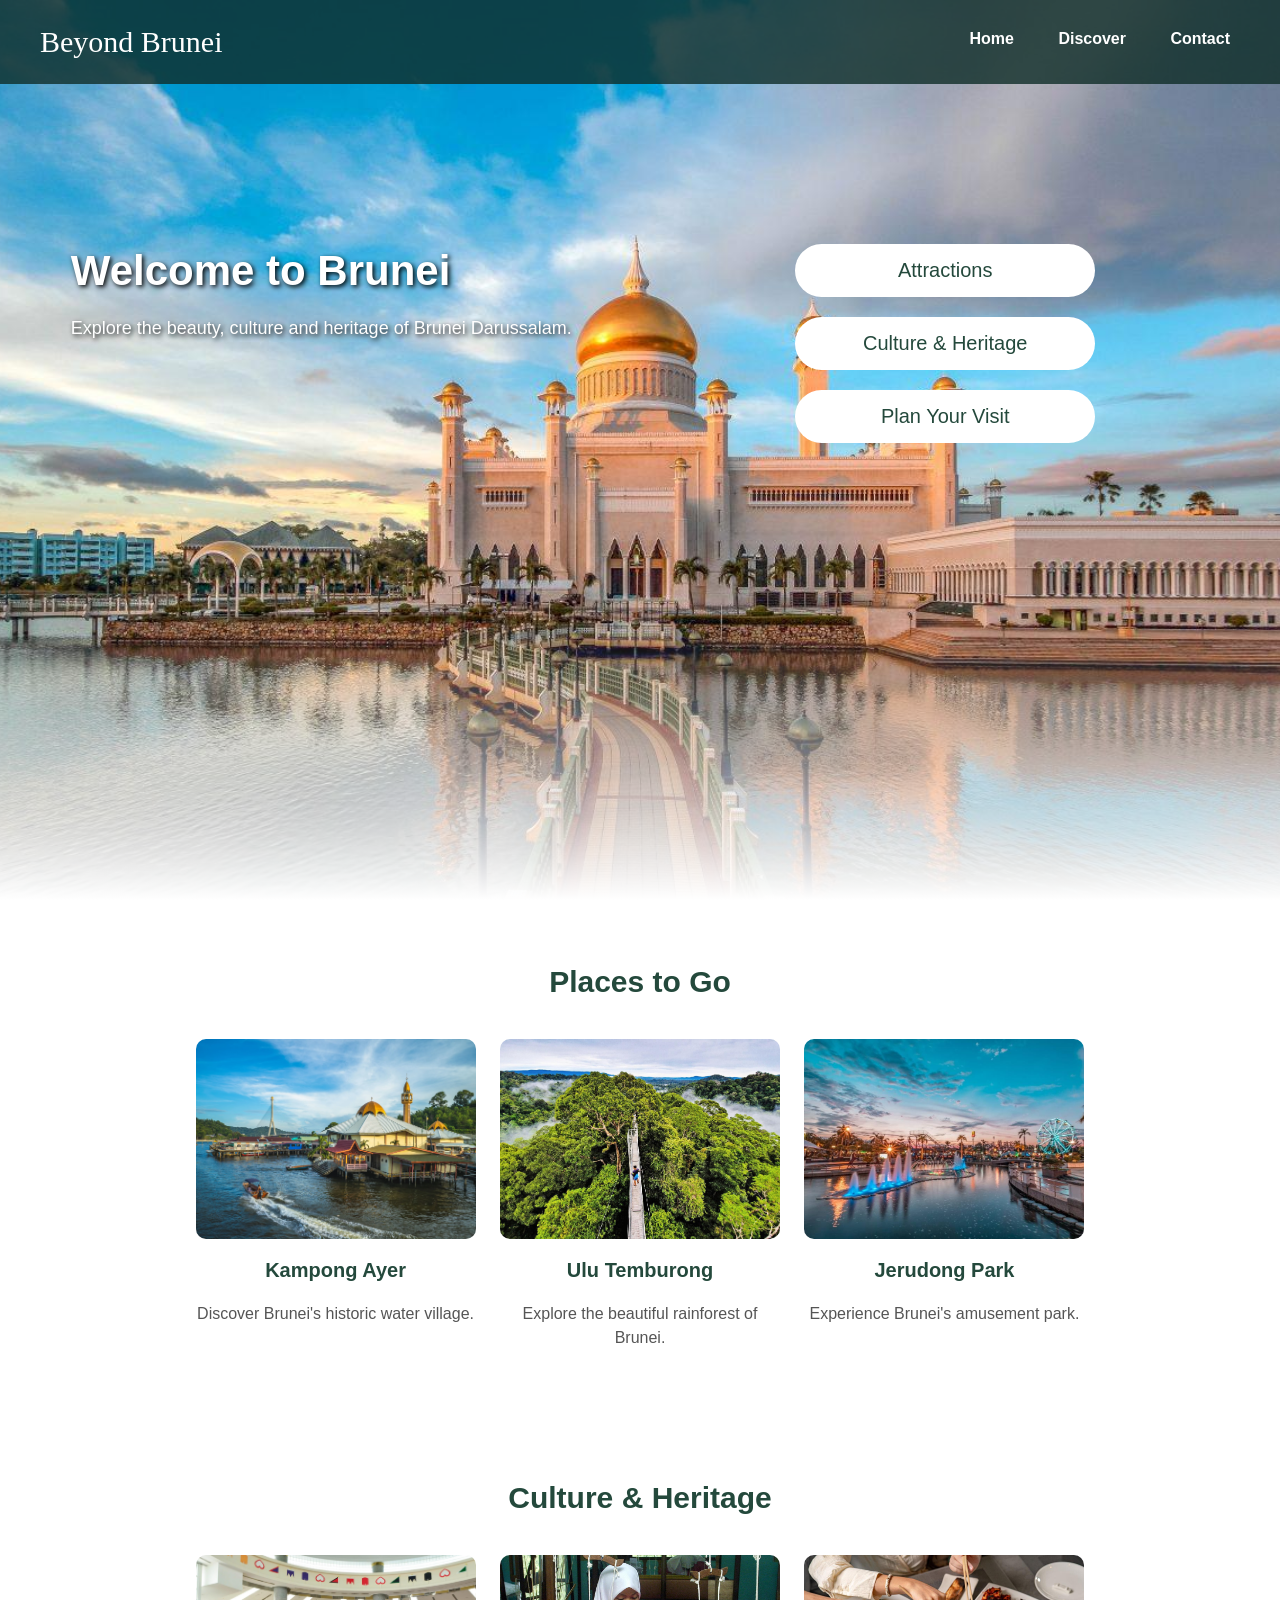
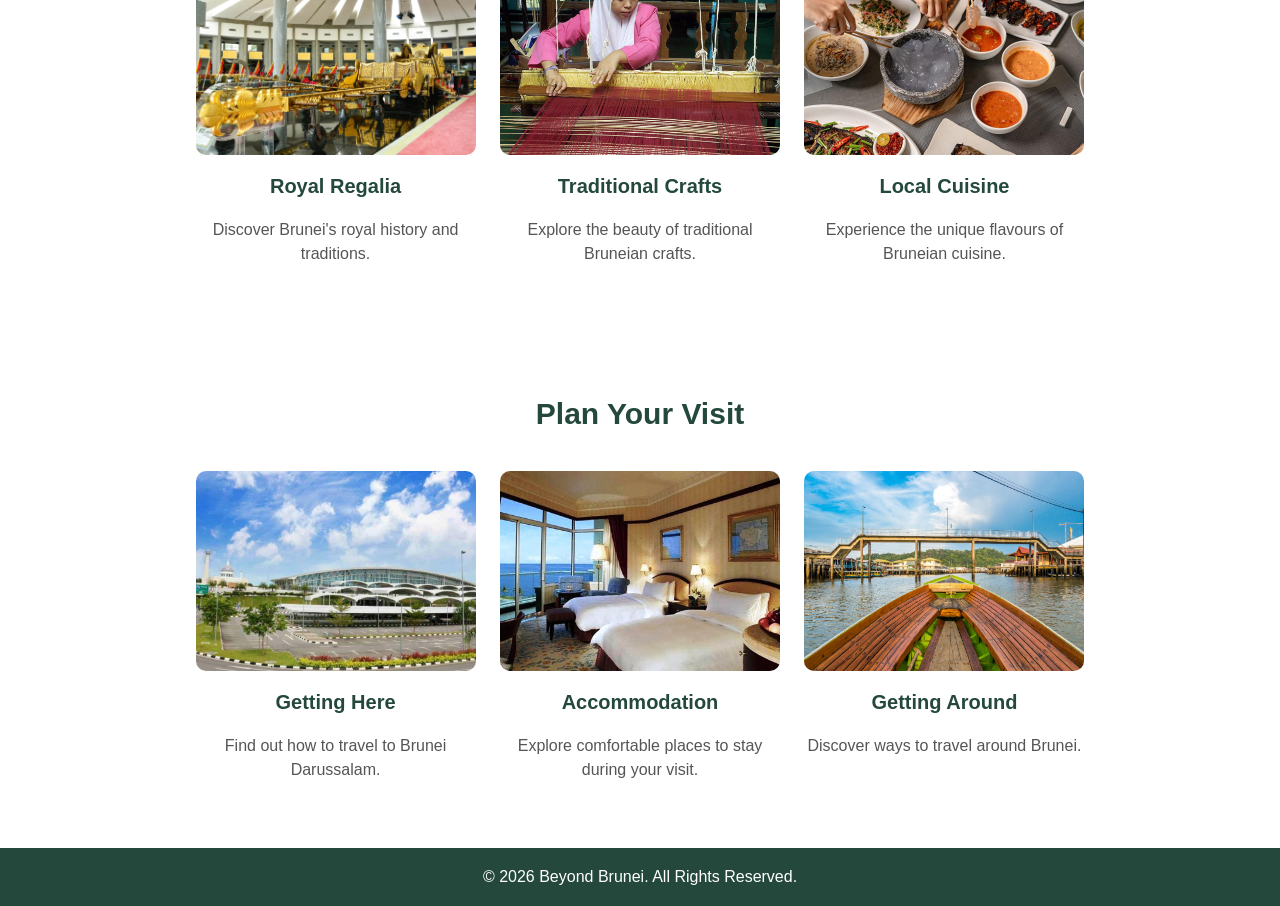
<file: index.html>
<!DOCTYPE html>
<html lang="en">

<head>
    <meta charset="UTF-8">
    <meta name="viewport"
          content="width=device-width, initial-scale=1.0">

    <title>Beyond Brunei</title>

    <!-- External CSS -->
    <link rel="stylesheet" href="style.css">
</head>

<body>

    <main>

        <!-- SECTION 1: WELCOME -->
        <section class="welcome">

            <!-- Navigation -->
            <header>
                <h2>Beyond Brunei</h2>

                <nav aria-label="Main navigation">
                    <a href="index.html">Home</a>
                    <a href="discover.html">Discover</a>
                    <a href="contact.html">Contact</a>
                </nav>
            </header>

            <div class="welcome-content">

                <div class="welcome-text">
                    <h1>Welcome to Brunei</h1>

                    <p>
                        Explore the beauty, culture and
                        heritage of Brunei Darussalam.
                    </p>
                </div>

                <!-- Homepage quick links -->
                <div class="welcome-buttons">

                    <a href="attractions.html" class="quick-link">
                        Attractions
                    </a>

                    <a href="culture&heritage.html" class="quick-link">
                        Culture & Heritage
                    </a>

                    <a href="visit.html" class="quick-link">
                        Plan Your Visit
                    </a>

                </div>

            </div>

        </section>


        <!-- SECTION 2: PLACES TO GO -->
        <section class="places">

            <h2>Places to Go</h2>

            <!-- Kampong Ayer -->
            <div class="place-card">

                <img src="images/kampongayer.png"
                     alt="Traditional houses at Kampong Ayer.">

                <h3>Kampong Ayer</h3>

                <p>
                    Discover Brunei's historic water village.
                </p>

            </div>

            <!-- Ulu Temburong -->
            <div class="place-card">

                <img src="images/ulutemburong.png"
                     alt="Rainforest at Ulu Temburong.">

                <h3>Ulu Temburong</h3>

                <p>
                    Explore the beautiful rainforest of Brunei.
                </p>

            </div>

            <!-- Jerudong Park -->
            <div class="place-card">

                <img src="images/jerudongpark.png"
                     alt="Jerudong Park amusement park.">

                <h3>Jerudong Park</h3>

                <p>
                    Experience Brunei's amusement park.
                </p>

            </div>

        </section>


        <!-- SECTION 3: CULTURE & HERITAGE -->
        <section class="places">

            <h2>Culture & Heritage</h2>

            <!-- Royal Regalia -->
            <div class="place-card">

                <img src="images/royalregalia.png"
                     alt="Royal ceremonial artefacts displayed at the Royal Regalia Museum.">

                <h3>Royal Regalia</h3>

                <p>
                    Discover Brunei's royal history
                    and traditions.
                </p>

            </div>

            <!-- Traditional Crafts -->
            <div class="place-card">

                <img src="images/traditionalcrafts.png"
                     alt="Traditional Bruneian songket fabric with intricate woven patterns.">

                <h3>Traditional Crafts</h3>

                <p>
                    Explore the beauty of traditional
                    Bruneian crafts.
                </p>

            </div>

            <!-- Local Cuisine -->
            <div class="place-card">

                <img src="images/ambuyat.png"
                     alt="Ambuyat served with traditional Bruneian side dishes.">

                <h3>Local Cuisine</h3>

                <p>
                    Experience the unique flavours
                    of Bruneian cuisine.
                </p>

            </div>

        </section>


        <!-- SECTION 4: PLAN YOUR VISIT -->
        <section class="places">

            <h2>Plan Your Visit</h2>

            <!-- Getting Here -->
            <div class="place-card">

                <img src="images/airport.png"
                     alt="Exterior of Brunei International Airport terminal.">

                <h3>Getting Here</h3>

                <p>
                    Find out how to travel to
                    Brunei Darussalam.
                </p>

            </div>

            <!-- Accommodation -->
            <div class="place-card">

                <img src="images/hotel.png"
                     alt="Hotel accommodation with comfortable guest rooms in Brunei.">

                <h3>Accommodation</h3>

                <p>
                    Explore comfortable places to
                    stay during your visit.
                </p>

            </div>

            <!-- Getting Around -->
            <div class="place-card">

                <img src="images/taxi.png"
                     alt="Water taxi travelling along the Brunei River.">

                <h3>Getting Around</h3>

                <p>
                    Discover ways to travel around Brunei.
                </p>

            </div>

        </section>

    </main>


    <!-- FOOTER -->
    <footer class="site-footer">

        <p>
            &copy; 2026 Beyond Brunei. All Rights Reserved.
        </p>

    </footer>

</body>
</html>
</file>
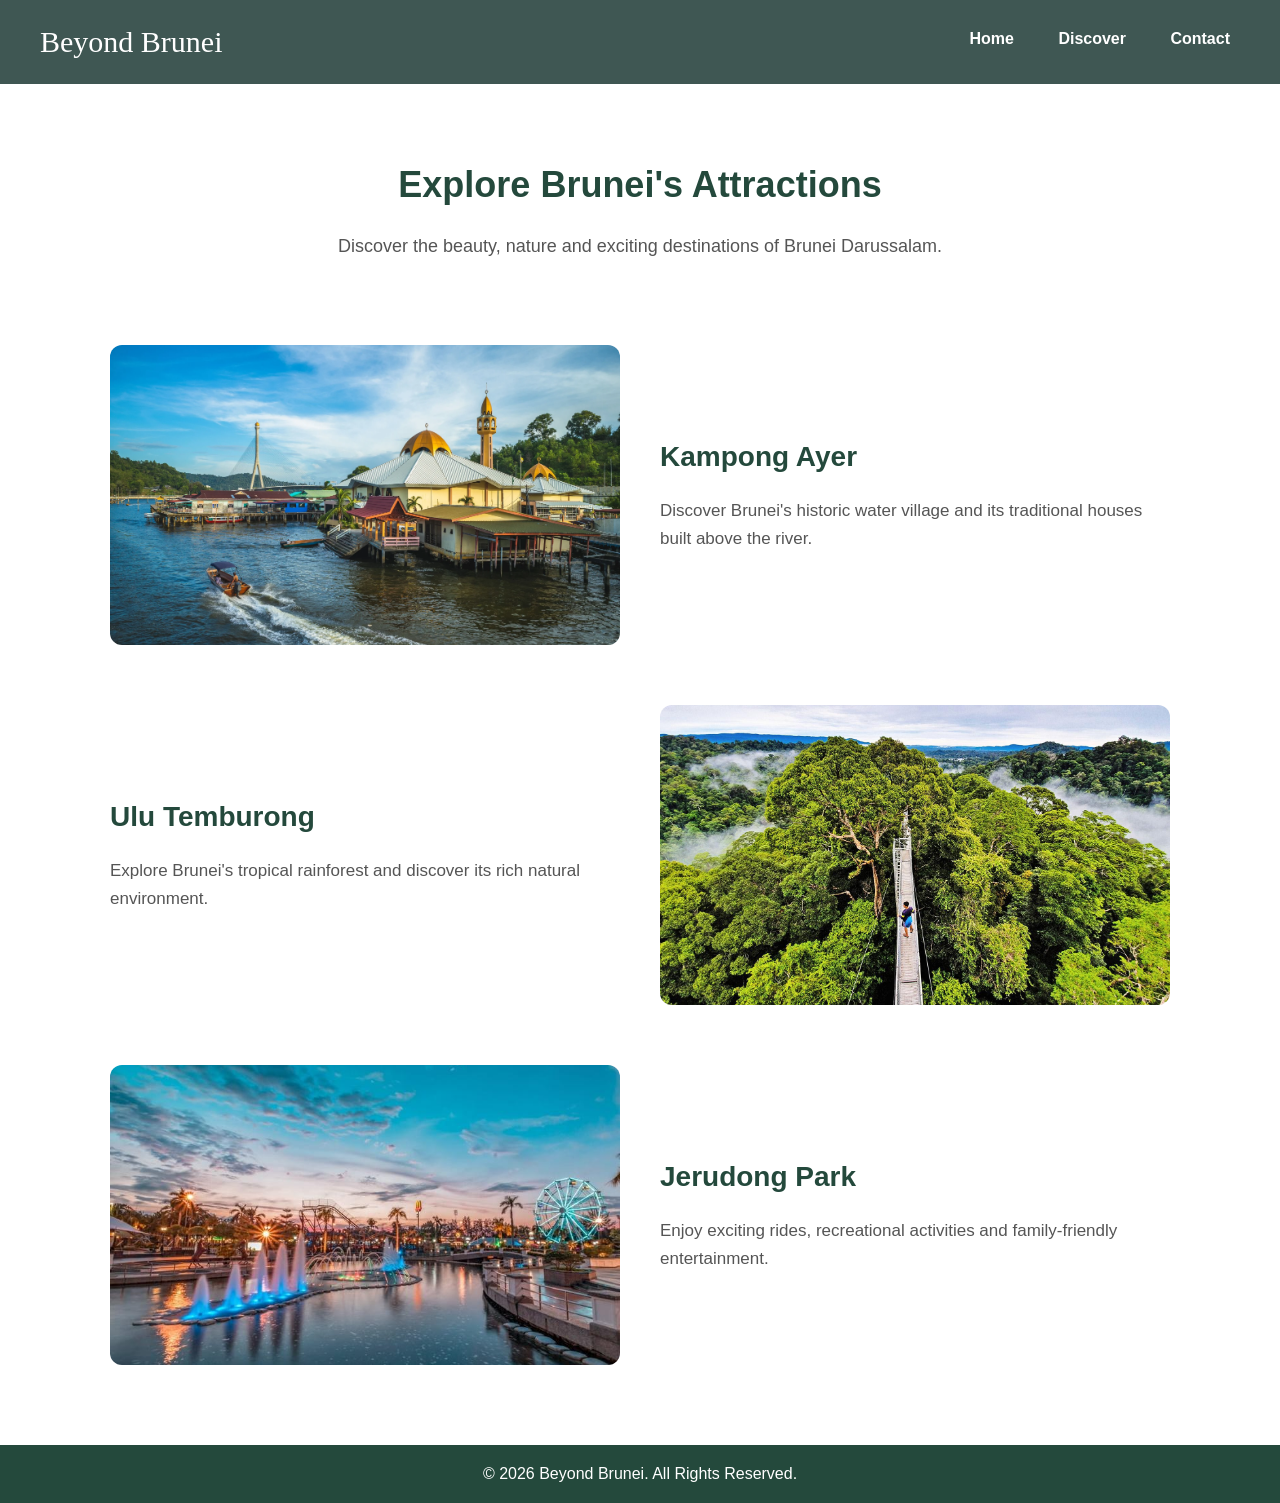
<file: attractions.html>
<!DOCTYPE html>
<html lang="en">

<head>
    <meta charset="UTF-8">
    <meta name="viewport"
          content="width=device-width, initial-scale=1.0">

    <title>Attractions | Beyond Brunei</title>
    <link rel="stylesheet" href="style.css">
</head>

<body>

    <!-- Navigation -->
    <header>
        <h2>Beyond Brunei</h2>

        <nav aria-label="Main navigation">
            <a href="index.html">Home</a>
            <a href="discover.html">Discover</a>
            <a href="contact.html">Contact</a>
        </nav>
    </header>

    <main>

        <!-- Introduction -->
        <section class="attractions-intro">
            <h1>Explore Brunei's Attractions</h1>

            <p>
                Discover the beauty, nature and exciting
                destinations of Brunei Darussalam.
            </p>
        </section>

        <!-- Attraction List -->
        <div class="attractions-list">

            <!-- First Attraction: Kampong Ayer -->
            <article class="attraction-row">

                <img src="images/kampongayer.png"
                     alt="Kampong Ayer"
                     class="gallery-image"
                     tabindex="0"
                     role="button"
                     aria-label="Enlarge Kampong Ayer photograph">

                <div class="attraction-description">
                    <h2>Kampong Ayer</h2>

                    <p>
                        Discover Brunei's historic water village
                        and its traditional houses built above
                        the river.
                    </p>
                </div>

            </article>


            <!-- Second Attraction: Ulu Temburong -->
            <article class="attraction-row reverse">

                <img src="images/ulutemburong.png"
                     alt="Tropical rainforest at Ulu Temburong"
                     class="gallery-image"
                     tabindex="0"
                     role="button"
                     aria-label="Enlarge Ulu Temburong photograph">

                <div class="attraction-description">
                    <h2>Ulu Temburong</h2>

                    <p>
                        Explore Brunei's tropical rainforest
                        and discover its rich natural environment.
                    </p>
                </div>

            </article>


            <!-- Third Attraction: Jerudong Park -->
            <article class="attraction-row">

                <img src="images/jerudongpark.png"
                     alt="Amusement park attractions at Jerudong Park"
                     class="gallery-image"
                     tabindex="0"
                     role="button"
                     aria-label="Enlarge Jerudong Park photograph">

                <div class="attraction-description">
                    <h2>Jerudong Park</h2>

                    <p>
                        Enjoy exciting rides, recreational
                        activities and family-friendly
                        entertainment.
                    </p>
                </div>

            </article>

        </div> <!-- End of attraction list -->

    </main>


    <!-- Interactive Image Viewer -->
  <div id="image-viewer"
     role="dialog"
     aria-modal="true"
     aria-label="Enlarged attraction photograph">

        <button id="close-image" type="button">
            Close
        </button>

        <img id="full-image"
             src="images/kampongayer.png"
             alt="Enlarged attraction image">

    </div>


    <!-- Footer -->
    <footer class="site-footer">
        <p>&copy; 2026 Beyond Brunei. All Rights Reserved.</p>
    </footer>


    <!-- JavaScript -->
    <script src="script.js"></script>

</body>
</html>
</file>
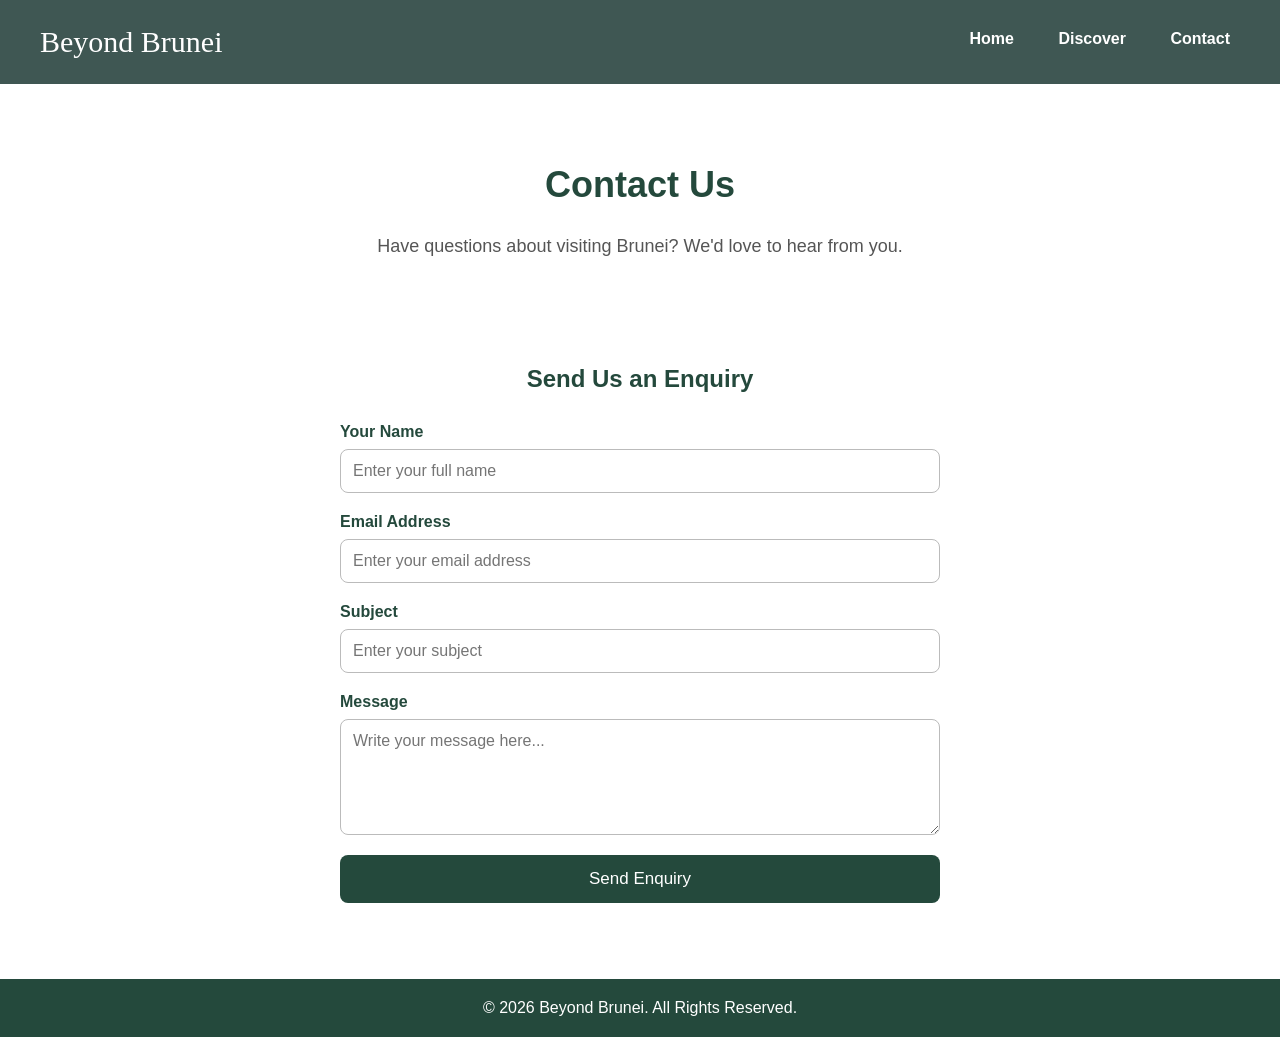
<file: contact.html>
<!DOCTYPE html>
<html lang="en">

<head>
    <meta charset="UTF-8">
    <meta name="viewport"
          content="width=device-width, initial-scale=1.0">

    <title>Contact Us | Beyond Brunei</title>
    <link rel="stylesheet" href="style.css">
    <script src="script.js" defer></script>
</head>

<body>

    <!-- Navigation -->
    <header>
        <h2>Beyond Brunei</h2>

        <nav aria-label="Main navigation">
            <a href="index.html">Home</a>
            <a href="discover.html">Discover</a>
            <a href="contact.html">Contact</a>
        </nav>
    </header>

    <main>

        <!-- Contact Introduction -->
        <section class="contact-intro">
            <h1>Contact Us</h1>
            <p>
                Have questions about visiting Brunei?
                We'd love to hear from you.
            </p>
        </section>

        <!-- Contact Form -->
        <section class="contact-section">

            <h2>Send Us an Enquiry</h2>

            <form id="contact-form" novalidate>

                <!-- Name -->
                <label for="name">Your Name</label>
                <input type="text"
                       id="name"
                       name="name"
                       placeholder="Enter your full name"
                       required>

                <!-- Email -->
                <label for="email">Email Address</label>
                <input type="email"
                       id="email"
                       name="email"
                       placeholder="Enter your email address"
                       required>

                <!-- Subject -->
                <label for="subject">Subject</label>
                <input type="text"
                       id="subject"
                       name="subject"
                       placeholder="Enter your subject"
                       required>

                <!-- Message -->
                <label for="message">Message</label>
                <textarea id="message"
                          name="message"
                          rows="5"
                          placeholder="Write your message here..."
                          required></textarea>

                <!-- Submit Button -->
                <button type="submit">Send Enquiry</button>

                <p id="form-status" role="status"></p>

            </form>

        </section>

    </main>
   <footer class="site-footer">
        <p>&copy; 2026 Beyond Brunei. All Rights Reserved.</p>
    </footer>
</body>
</html>
</file>
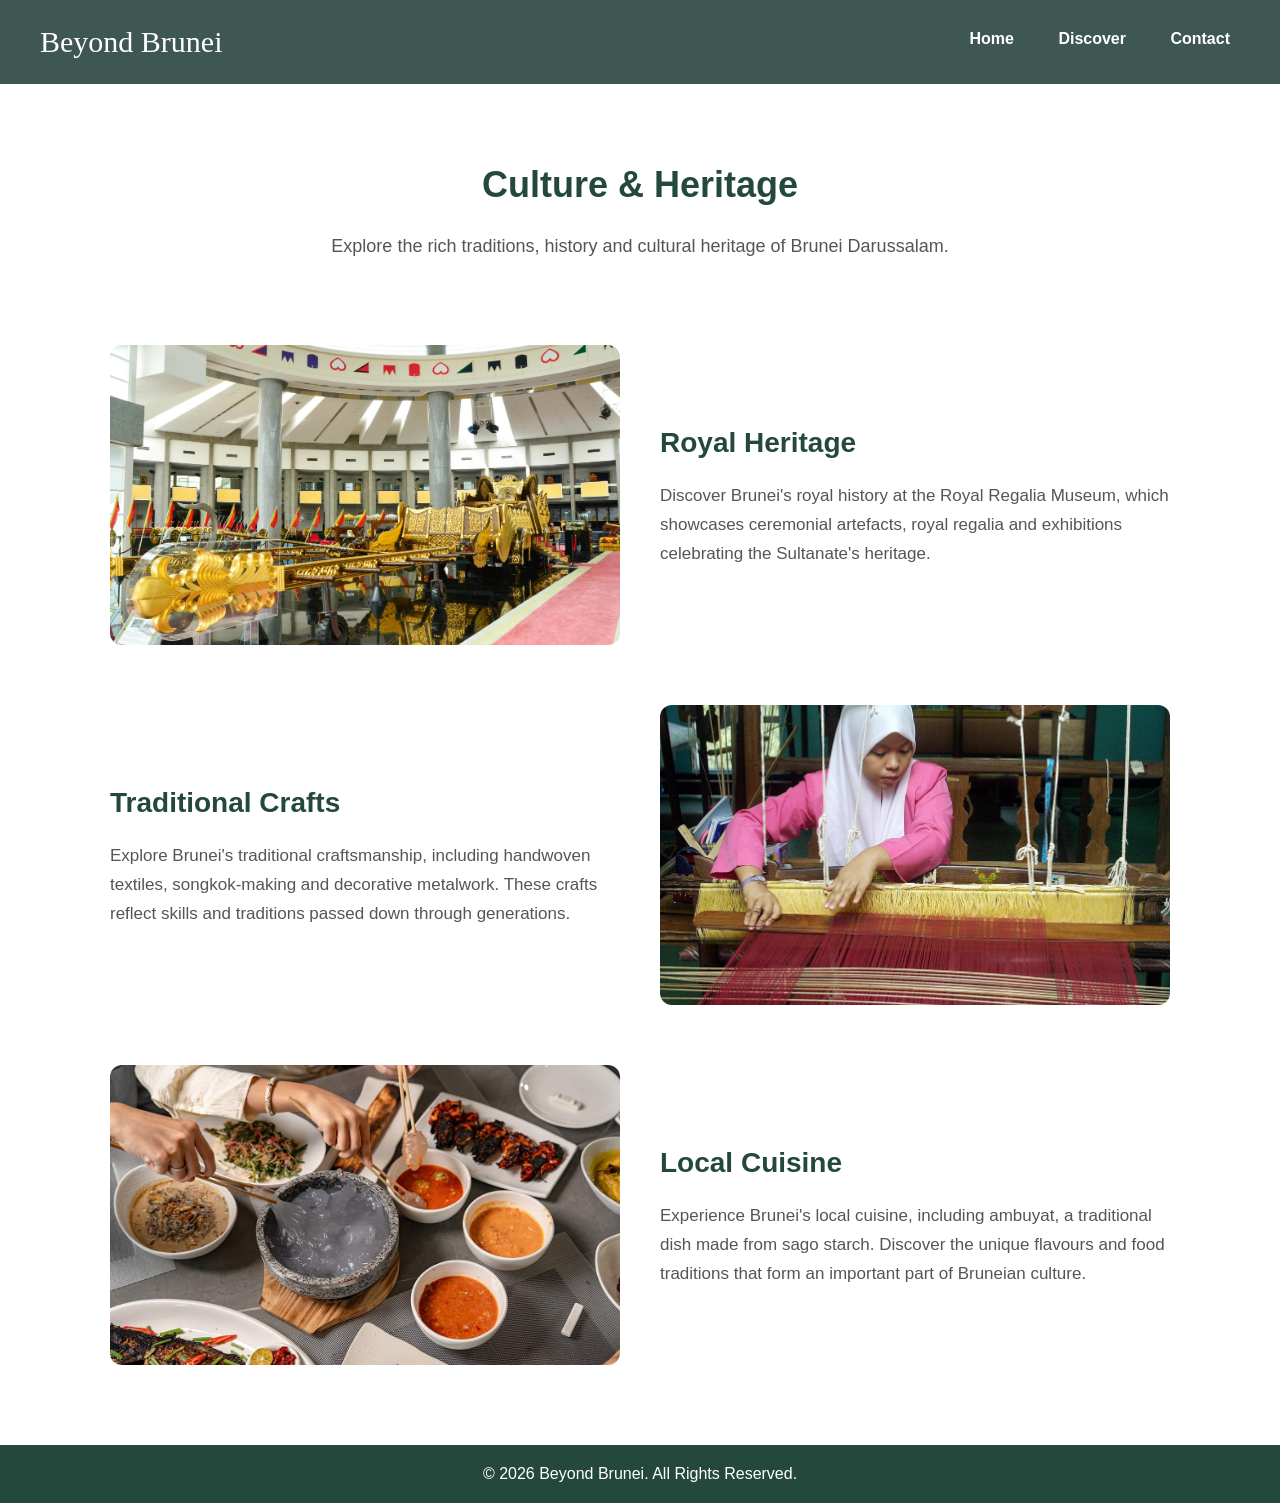
<file: culture&heritage.html>
<!DOCTYPE html>
<html lang="en">

<head>
    <meta charset="UTF-8">
    <meta name="viewport"
          content="width=device-width, initial-scale=1.0">

    <title>Culture & Heritage | Beyond Brunei</title>
    <link rel="stylesheet" href="style.css">
</head>

<body>

    <!-- Navigation -->
    <header>
        <h2>Beyond Brunei</h2>

        <nav aria-label="Main navigation">
            <a href="index.html">Home</a>
            <a href="discover.html">Discover</a>
            <a href="contact.html">Contact</a>
        </nav>
    </header>

    <main>

        <!-- Page Introduction -->
        <section class="attractions-intro">

            <h1>Culture & Heritage</h1>

            <p>
                Explore the rich traditions, history and
                cultural heritage of Brunei Darussalam.
            </p>

        </section>


        <!-- Culture and Heritage Content -->
        <div class="attractions-list">

            <!-- Royal Heritage -->
            <article class="attraction-row">

                <img src="images/royalregalia.png"
                     alt="Royal ceremonial artefacts at the Royal Regalia Museum">

                <div class="attraction-description">

                    <h2>Royal Heritage</h2>

                    <p>
                        Discover Brunei's royal history at
                        the Royal Regalia Museum, which
                        showcases ceremonial artefacts,
                        royal regalia and exhibitions
                        celebrating the Sultanate's heritage.
                    </p>

                </div>

            </article>


            <!-- Traditional Crafts -->
            <article class="attraction-row reverse">

                <img src="images/traditionalcrafts.png"
                     alt="Traditional Bruneian handwoven textile with intricate patterns">

                <div class="attraction-description">

                    <h2>Traditional Crafts</h2>

                    <p>
                        Explore Brunei's traditional
                        craftsmanship, including handwoven
                        textiles, songkok-making and
                        decorative metalwork. These crafts
                        reflect skills and traditions
                        passed down through generations.
                    </p>

                </div>

            </article>


            <!-- Local Cuisine -->
            <article class="attraction-row">

                <img src="images/ambuyat.png"
                     alt="Traditional Bruneian ambuyat served with side dishes">

                <div class="attraction-description">

                    <h2>Local Cuisine</h2>

                    <p>
                        Experience Brunei's local cuisine,
                        including ambuyat, a traditional
                        dish made from sago starch.
                        Discover the unique flavours and
                        food traditions that form an
                        important part of Bruneian culture.
                    </p>

                </div>

            </article>

        </div> <!-- End of Culture and Heritage Content -->

    </main>


    <!-- Footer -->
    <footer class="site-footer">
        <p>&copy; 2026 Beyond Brunei. All Rights Reserved.</p>
    </footer>

</body>
</html>
</file>
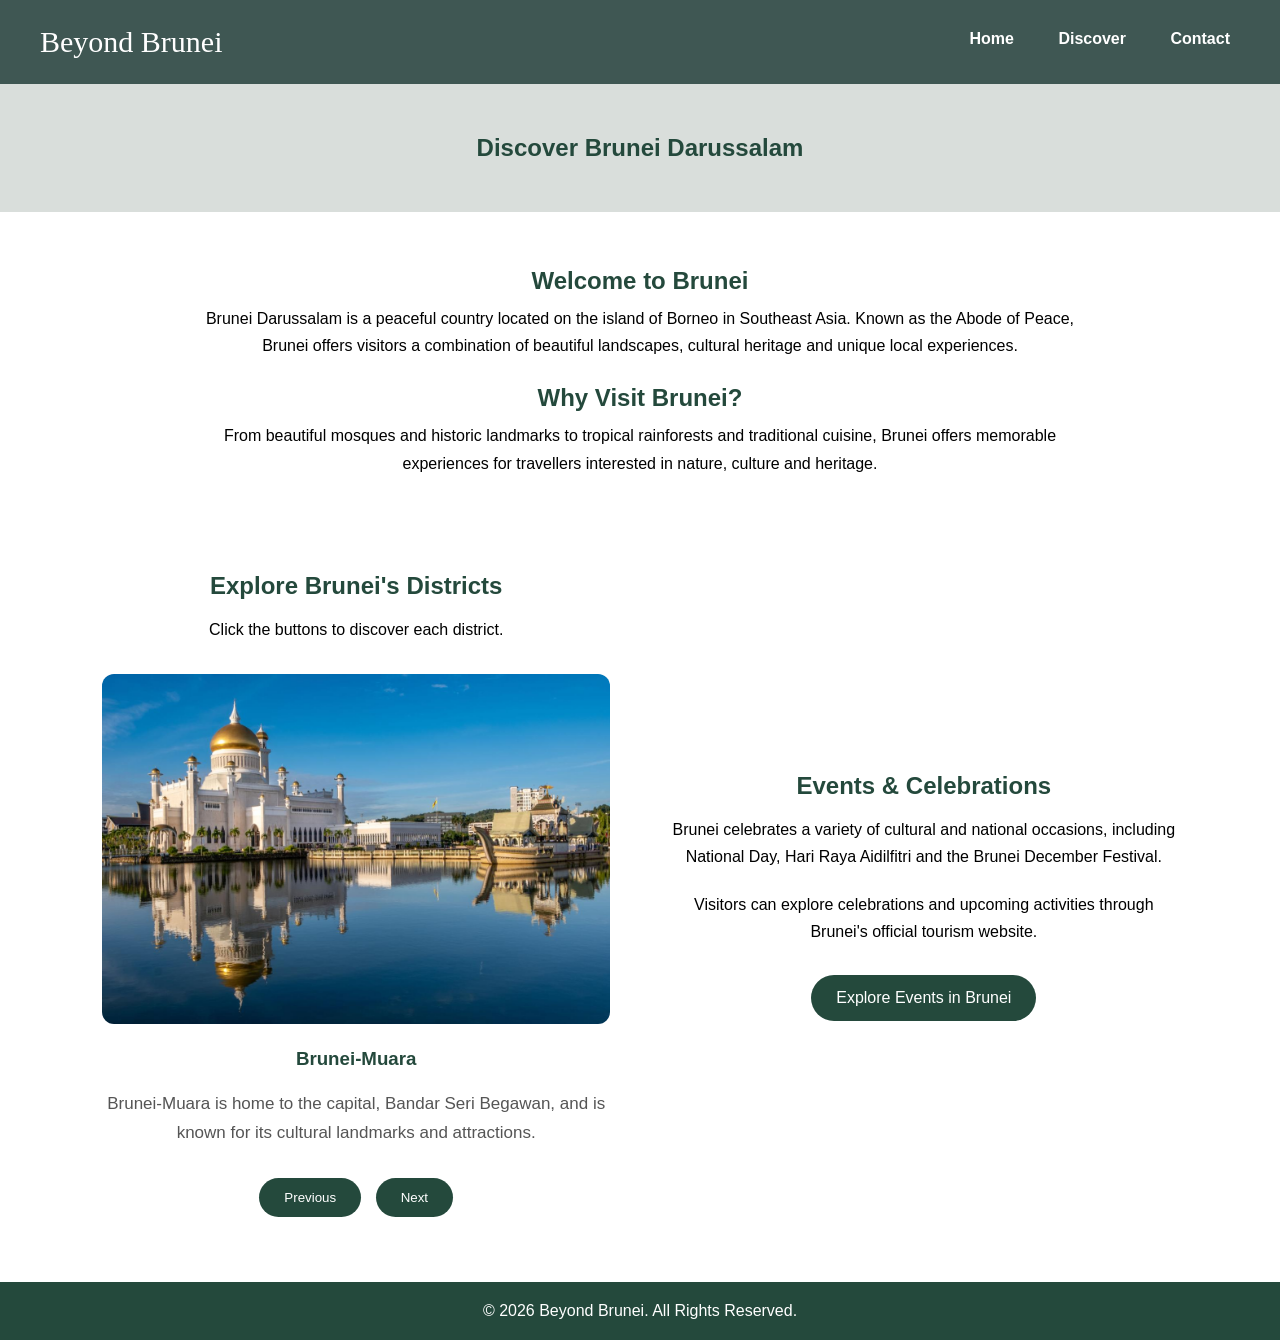
<file: discover.html>
<!DOCTYPE html>
<html lang="en">

<head>
    <meta charset="UTF-8">
    <meta name="viewport"
          content="width=device-width, initial-scale=1.0">

    <title>Discover Brunei | Beyond Brunei</title>
    <link rel="stylesheet" href="style.css">
</head>

<body>

    <!-- Navigation -->
    <header>
        <h2>Beyond Brunei</h2>

        <nav aria-label="Main navigation">
            <a href="index.html">Home</a>
            <a href="discover.html">Discover</a>
            <a href="contact.html">Contact</a>
        </nav>
    </header>

    <main>

        <!-- Discover Brunei Banner -->
        <section class="discover-hero">
            <h1>Discover Brunei Darussalam</h1>
        </section>

        <!-- Introduction -->
        <section class="discover-intro">
            <h2>Welcome to Brunei</h2>

            <p>
                Brunei Darussalam is a peaceful country
                located on the island of Borneo in
                Southeast Asia. Known as the Abode of Peace,
                Brunei offers visitors a combination of
                beautiful landscapes, cultural heritage
                and unique local experiences.
            </p>

            <h2>Why Visit Brunei?</h2>

            <p>
                From beautiful mosques and historic
                landmarks to tropical rainforests
                and traditional cuisine, Brunei
                offers memorable experiences for
                travellers interested in nature,
                culture and heritage.
            </p>
        </section>

        <!-- Two-column layout -->
        <section class="discover-layout">

            <!-- LEFT: District Slideshow -->
            <div class="discover-left">

                <h2>Explore Brunei's Districts</h2>

                <p>
                    Click the buttons to discover
                    each district.
                </p>

                <img id="slide-image"
                     src="images/bruneimuara.png"
                     alt="Brunei-Muara District">

                <h3 id="slide-title">
                    Brunei-Muara
                </h3>

                <p id="slide-description">
                    Brunei-Muara is home to the capital,
                    Bandar Seri Begawan, and is known
                    for its cultural landmarks
                    and attractions.
                </p>

                <div class="slide-buttons">
                    <button id="previous-slide" type="button">
                        Previous
                    </button>

                    <button id="next-slide" type="button">
                        Next
                    </button>
                </div>

            </div>

            <!-- RIGHT: Events and Celebrations -->
            <div class="discover-right">

                <h2>Events & Celebrations</h2>

                <p>
                    Brunei celebrates a variety of
                    cultural and national occasions,
                    including National Day, Hari Raya
                    Aidilfitri and the Brunei December
                    Festival.
                </p>

                <p>
                    Visitors can explore celebrations
                    and upcoming activities through
                    Brunei's official tourism website.
                </p>

                <a href="https://www.bruneitourism.com/events/"
                   target="_blank"
                   rel="noopener noreferrer"
                   class="discover-button">
                    Explore Events in Brunei
                </a>

            </div>

        </section>

    </main>

 
<!-- Footer -->
<footer class="site-footer">
    <p>&copy; 2026 Beyond Brunei. All Rights Reserved.</p>
</footer>


    <!-- JavaScript -->
    <script src="script.js"></script>

</body>
</html>
</file>
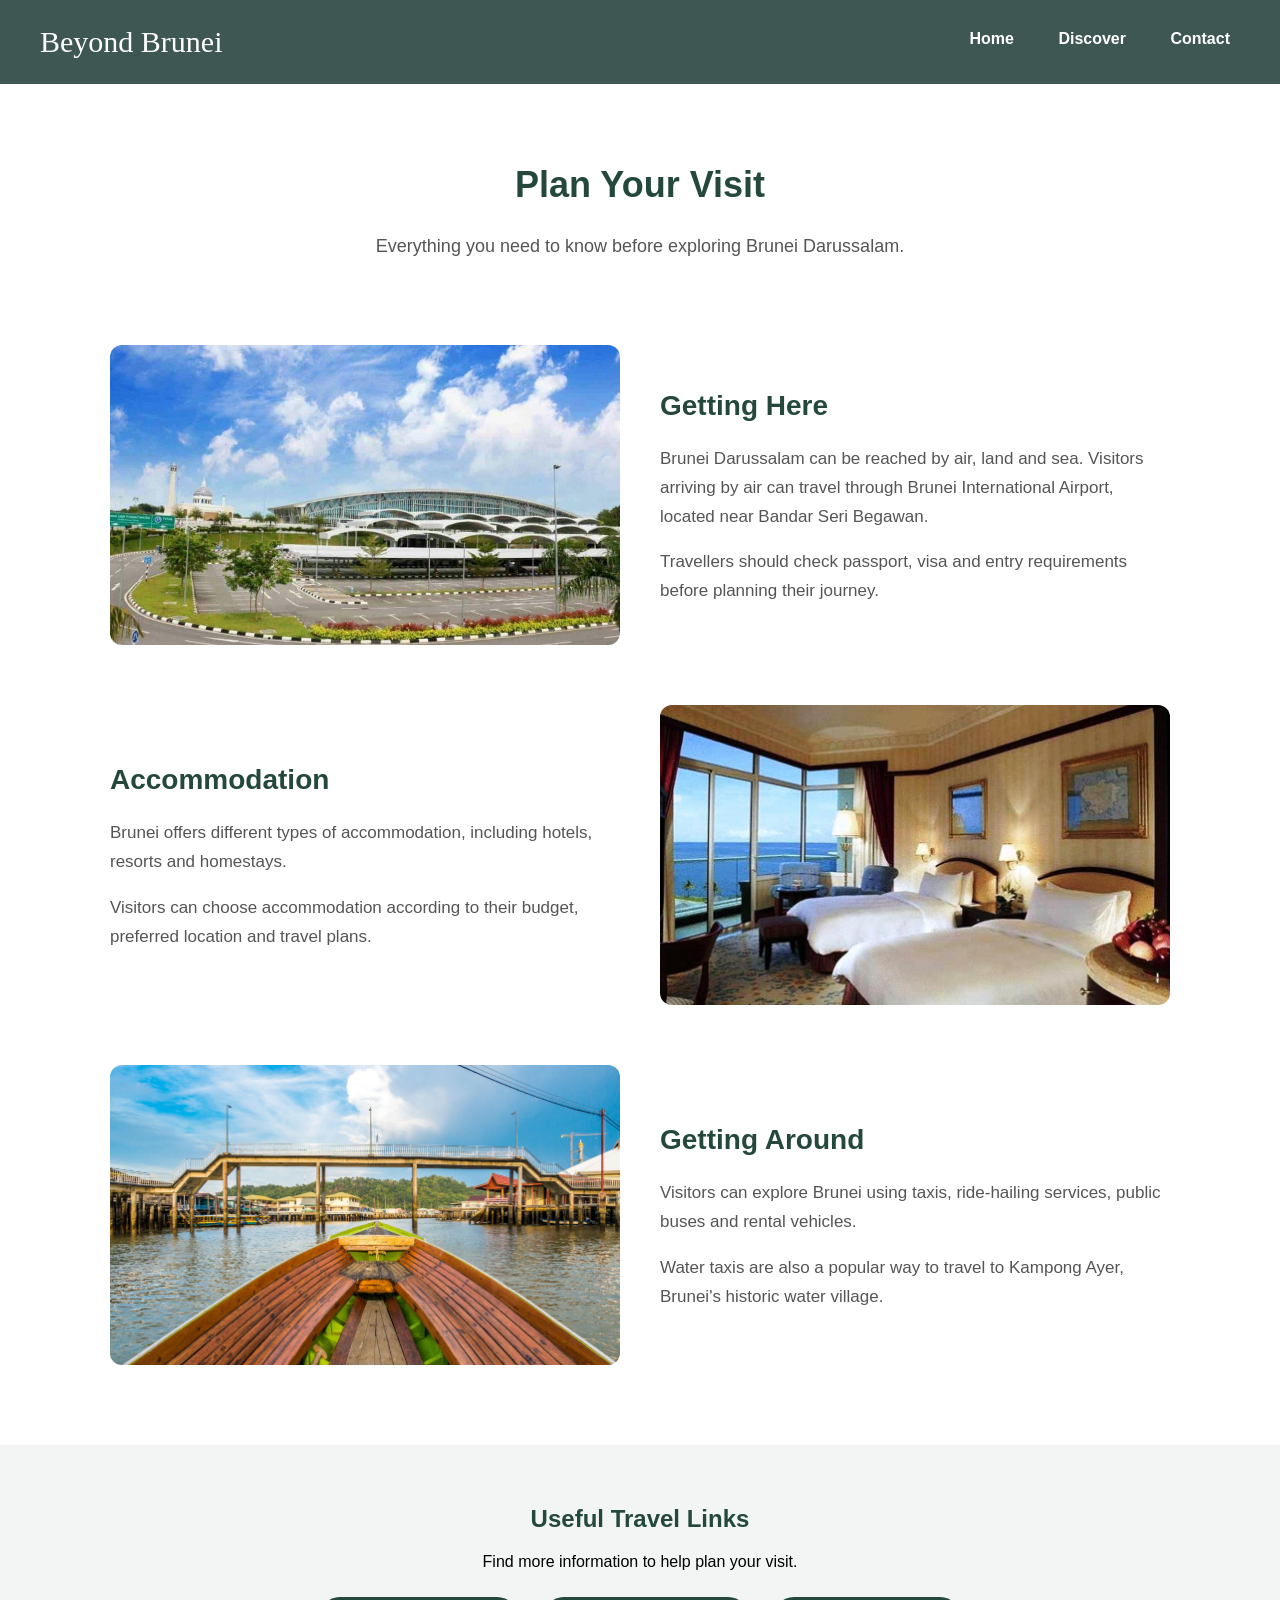
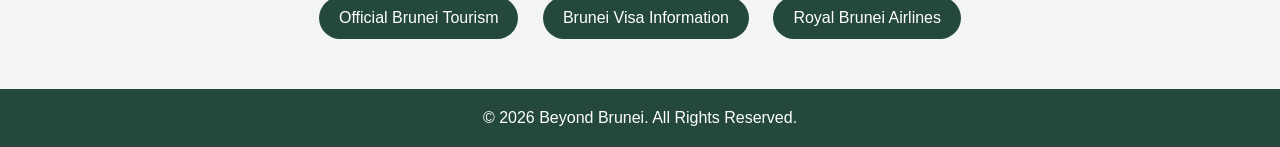
<file: visit.html>
<!DOCTYPE html>
<html lang="en">

<head>
    <meta charset="UTF-8">
    <meta name="viewport"
          content="width=device-width, initial-scale=1.0">

    <title>Plan Your Visit | Beyond Brunei</title>
    <link rel="stylesheet" href="style.css">
</head>

<body>

    <!-- Navigation -->
    <header>
        <h2>Beyond Brunei</h2>

        <nav aria-label="Main navigation">
            <a href="index.html">Home</a>
            <a href="discover.html">Discover</a>
            <a href="contact.html">Contact</a>
        </nav>
    </header>

    <main>

        <!-- Page Introduction -->
        <section class="attractions-intro">

            <h1>Plan Your Visit</h1>

            <p>
                Everything you need to know before
                exploring Brunei Darussalam.
            </p>

        </section>


        <!-- Travel Information -->
        <div class="attractions-list">

            <!-- Getting Here -->
            <article class="attraction-row">

                <img src="images/airport.png"
                     alt="Brunei International Airport terminal">

                <div class="attraction-description">

                    <h2>Getting Here</h2>

                    <p>
                        Brunei Darussalam can be reached
                        by air, land and sea. Visitors
                        arriving by air can travel through
                        Brunei International Airport,
                        located near Bandar Seri Begawan.
                    </p>

                    <p>
                        Travellers should check passport,
                        visa and entry requirements before
                        planning their journey.
                    </p>

                </div>

            </article>


            <!-- Accommodation -->
            <article class="attraction-row reverse">

                <img src="images/hotel.png"
                     alt="Hotel accommodation in Brunei Darussalam">

                <div class="attraction-description">

                    <h2>Accommodation</h2>

                    <p>
                        Brunei offers different types of
                        accommodation, including hotels,
                        resorts and homestays.
                    </p>

                    <p>
                        Visitors can choose accommodation
                        according to their budget, preferred
                        location and travel plans.
                    </p>

                </div>

            </article>


            <!-- Getting Around -->
            <article class="attraction-row">

                <img src="images/taxi.png"
                     alt="Water taxi travelling along the Brunei River">

                <div class="attraction-description">

                    <h2>Getting Around</h2>

                    <p>
                        Visitors can explore Brunei using
                        taxis, ride-hailing services,
                        public buses and rental vehicles.
                    </p>

                    <p>
                        Water taxis are also a popular
                        way to travel to Kampong Ayer,
                        Brunei's historic water village.
                    </p>

                </div>

            </article>

        </div> <!-- End of Travel Information -->


        <!-- External Travel Links -->
        <section class="external-links">

            <h2>Useful Travel Links</h2>

            <p>
                Find more information to help
                plan your visit.
            </p>

            <a href="https://www.bruneitourism.com/"
               target="_blank"
               rel="noopener noreferrer">
                Official Brunei Tourism
            </a>

            <a href="https://www.mfa.gov.bn/Pages/Visa-Information.aspx"
               target="_blank"
               rel="noopener noreferrer">
                Brunei Visa Information
            </a>

            <a href="https://www.flyroyalbrunei.com/brunei/en/"
               target="_blank"
               rel="noopener noreferrer">
                Royal Brunei Airlines
            </a>

        </section>

    </main>


    <!-- Footer -->
    <footer class="site-footer">
        <p>&copy; 2026 Beyond Brunei. All Rights Reserved.</p>
    </footer>

</body>
</html>
</file>
<file: style.css>
/*GENERAL WEBSITE STYLING*/

* {
    box-sizing: border-box;
}

body {
    margin: 0;
    padding: 0;
    font-family: Arial, sans-serif;
}


/*WELCOME SECTION*/

.welcome {
    min-height: 100vh;

    /* Mosque background with fade to white */
    background-image:
        linear-gradient(
            to bottom,
            transparent 70%,
            white 100%
        ),
        url("images/mosque.png");
    background-size: cover;
    background-position: center;
    background-repeat: no-repeat;
    text-align: center;
}


/*NAVIGATION BANNER */

header {
    padding: 25px 40px;
    overflow: hidden;
    background-color: rgba(15, 45, 40, 0.8);
}

/* Beyond Brunei logo */
header h2 {
    float: left;
    margin: 0;
    color: white;
    font-family: Georgia, serif;
    font-size: 30px;
    font-weight: normal;
}

/* Navigation on the right */
nav {
    float: right;
    text-align: right;
}

/* Home and Discover links */
nav a {
    display: inline-block;
    margin-left: 20px;
    padding: 5px 10px;
    text-decoration: none;
    color: white;
    font-weight: bold;
}

/* Navigation hover effect */
nav a:hover {
    text-decoration: underline;
}


/*MAIN WELCOME CONTENT*/

.welcome-content {
    width: 100%;
    margin-top: 140px;
    text-align: center;
}

/* Welcome text positioned on the left */
.welcome-text {
    display: inline-block;
    width: 45%;
    vertical-align: middle;
    text-align: left;
    margin-left: -40px;
    position: relative;
    top: -40px;
}

/* Welcome heading */
.welcome h1 {
    margin-top: 0;
    margin-bottom: 20px;
    color: white;
    font-size: 42px;
    text-shadow: 2px 2px 5px black;
}

/* Welcome description */
.welcome p {
    color: white;
    font-size: 18px;
    line-height: 1.5;
    text-shadow: 2px 2px 5px black;
}


/* WELCOME BUTTONS */

.welcome-buttons {
    display: inline-block;
    width: 35%;
    vertical-align: middle;
    text-align: center;
    margin-left: 70px;
}

/* Rounded buttons */
.quick-link {
    display: block;
    width: 100%;
    max-width: 300px;
    margin: 20px auto;
    padding: 15px 20px;
    background-color: white;
    color: #24493c;
    border-radius: 30px;
    text-decoration: none;
    font-size: 20px;
    transition: background-color 0.3s ease;
}

/* Button hover effect */
.quick-link:hover {
    background-color: #e5eee9;
}


/*ATTRACTIONS / CONTENT SECTIONS*/

.places {
    background-color: white;
    padding: 40px 20px;
    text-align: center;
}
.places h2 {
    color: #24493c;
    font-size: 30px;
    margin-bottom: 30px;
}

/* Attraction cards */
.place-card {
    display: inline-block;
    width: 280px;
    margin: 10px;
    vertical-align: top;
}

/* Attraction images */
.place-card img {
    display: block;
    width: 100%;
    height: 200px;
    object-fit: cover;
    border-radius: 10px;
}

/* Attraction titles */
.place-card h3 {
    color: #24493c;
    font-size: 20px;
}

/* Attraction descriptions */
.place-card p {
    color: #555;
    font-size: 16px;
    line-height: 1.5;
}


/*TABLET RESPONSIVENESS */

@media screen and (max-width: 1024px) {

    .welcome-content {
        margin-top: 100px;
    }
    .welcome-text {
        width: 45%;
        margin-left: 0;
    }
    .welcome-buttons {
        width: 40%;
        margin-left: 20px;
    }
    .welcome h1 {
        font-size: 36px;
    }
    .quick-link {
        font-size: 18px;
    }
}


/*MOBILE RESPONSIVENESS */

@media screen and (max-width: 768px) {

    /* Mobile navigation banner */
    header {
        padding: 20px 15px;
        text-align: center;
    }

    /* Centre Beyond Brunei */
    header h2 {
        float: none;
        font-size: 26px;
        text-align: center;
        margin-bottom: 10px;
    }

    /* Move navigation underneath logo */
    nav {
        float: none;
        text-align: center;
    }
    nav a {
        margin: 5px;
        padding: 8px 10px;
        font-size: 15px;
    }


    /* Mobile welcome background */
    .welcome {
        min-height: 100vh;
        background-position: center;
        background-size: cover;
        padding-bottom: 70px;
    }


    /* Remove large desktop spacing */
    .welcome-content {
        width: 100%;
        margin-top: 40px;
        padding: 0 15px;
    }


    /* Welcome text above buttons */
    .welcome-text {
        display: block;
        width: 100%;
        margin: 0 auto;
        position: static;
        text-align: center;
    }
    .welcome h1 {
        font-size: 32px;

        margin-top: 20px;
        margin-bottom: 15px;
    }
    .welcome p {
        font-size: 16px;
        line-height: 1.5;
    }


    /* Buttons below welcome text */
    .welcome-buttons {
        display: block;
        width: 100%;
        margin: 25px auto;
        position: static;
        text-align: center;
    }
    .quick-link {
        display: block;
        width: 90%;
        max-width: 280px;
        margin: 15px auto;
        padding: 12px 15px;
        font-size: 16px;
    }


    /* Content sections */

    .places {
        padding: 30px 15px;
    }
    .places h2 {
        font-size: 26px;
    }


    /* Stack attraction cards vertically */

    .place-card {
        display: block;

        width: 90%;
        max-width: 320px;

        margin: 20px auto;
    }
    .place-card img {
        width: 100%;
        height: 180px;

        object-fit: cover;
    }
    .place-card h3 {
        font-size: 18px;
    }
    .place-card p {
        font-size: 15px;
    }
}


/*SMALL MOBILE SCREENS*/

@media screen and (max-width: 380px) {
    header h2 {
        font-size: 23px;
    }
    .welcome h1 {
        font-size: 28px;
    }
    .welcome p {
        font-size: 15px;
    }
    .quick-link {
        font-size: 15px;
    }
}



/* ATTRACTIONS PAGE */

.attractions-intro {
    text-align: center;
    padding: 50px 20px;
}
.attractions-intro h1 {
    color: #24493c;
    font-size: 36px;
}
.attractions-intro p {
    color: #555;
    font-size: 18px;
}

/* Container for all attractions */
.attractions-list {
    max-width: 1100px;
    margin: 0 auto;
    padding: 20px;
}

/* Image and description side by side */
.attraction-row {
    display: grid;
    grid-template-columns: 1fr 1fr;
    gap: 40px;
    align-items: center;
    margin-bottom: 60px;
}

/* Attraction images */
.attraction-row img {
    width: 100%;
    height: 300px;
    object-fit: cover;
    border-radius: 12px;
}

/* Attraction descriptions */
.attraction-description h2 {
    color: #24493c;
    font-size: 28px;
}

.attraction-description p {
    color: #555;
    font-size: 17px;
    line-height: 1.7;
}

/* Alternate image position */
.attraction-row.reverse img {
    order: 2;
}

/* MOBILE ATTRACTIONS PAGE */
@media screen and (max-width: 768px) {
    .attractions-intro h1 {
        font-size: 28px;
    }

    .attraction-row {
        grid-template-columns: 1fr;
        gap: 15px;
        margin-bottom: 40px;
    }

    .attraction-row img {
        height: 220px;
    }

    .attraction-row.reverse img {
        order: 0;
    }

    .attraction-description {
        text-align: center;
    }
}

/* Plan Your Visit - Travel Information */
.travel-info {
    background-color: #f2f5f3;
    padding: 40px 20px;
    text-align: center;
}
.travel-info h2 {
    color: #24493c;
    font-size: 28px;
}
.travel-info p {
    color: #555;
    font-size: 16px;
    line-height: 1.6;
}
.travel-info a {
    color: #24493c;
    font-weight: bold;
    text-decoration: underline;
}
.travel-info a:hover {
    color: #37836a;
}


/* ==================================
   DISCOVER PAGE
================================== */

/* Top banner */
.discover-hero {
    background-color: #d9dedb;
    text-align: center;
    padding: 50px 20px;
}

.discover-hero h1 {
    color: #24493c;
    margin: 0;
}

/* Introduction */
.discover-intro {
    text-align: center;
    padding: 35px 20px 15px;
}

.discover-intro h2 {
    color: #24493c;
    margin: 20px 0 10px;
}

.discover-intro p {
    max-width: 900px;
    margin: 10px auto 25px;
    line-height: 1.7;
}

/* Two-column layout */
.discover-layout {
    display: grid;
    grid-template-columns: 1fr 1fr;
    gap: 60px;
    padding: 35px 8% 60px;
    align-items: center;
    background-color: white;
}

/* Left side: slideshow */
.discover-left {
    text-align: center;
}

.discover-left h2,
.discover-right h2 {
    color: #24493c;
    margin-bottom: 15px;
}

.discover-left p,
.discover-right p {
    line-height: 1.7;
}

#slide-image {
    width: 100%;
    height: 280px;
    object-fit: cover;
    border-radius: 10px;
    margin-top: 15px;
}

#slide-title {
    color: #24493c;
    margin: 15px 0 5px;
}

#slide-description {
    color: #555;
    margin: 10px auto 20px;
    line-height: 1.6;
}

/* Slideshow buttons */
.slide-buttons button {
    background-color: #24493c;
    color: white;
    border: none;
    border-radius: 25px;
    padding: 12px 24px;
    margin: 5px;
    cursor: pointer;
}

.slide-buttons button:hover {
    background-color: #376b59;
}

/* Right side: Events */
.discover-right {
    text-align: center;
}

.discover-right p {
    margin-bottom: 20px;
}

/* Events link button */
.discover-button {
    display: inline-block;
    padding: 14px 25px;
    margin-top: 10px;
    background-color: #24493c;
    color: white;
    text-decoration: none;
    border-radius: 30px;
}

.discover-button:hover {
    background-color: #376b59;
}

/* Footer */
.site-footer {
    background-color: #24493c;
    color: white;
    text-align: center;
    padding: 20px;
    width: 100%;
    box-sizing: border-box;
}

.site-footer p {
    margin: 0;
}

/* Remove default page spacing */
body {
    margin: 0;
}

/* Mobile responsive layout */
@media (max-width: 768px) {

    .discover-layout {
        grid-template-columns: 1fr;
        gap: 40px;
        padding: 25px 20px 50px;
    }

    .discover-hero {
        padding: 35px 20px;
    }

    #slide-image {
        height: 220px;
    }
}

/* CONTACT PAGE */
/* Contact introduction */
.contact-intro {
    text-align: center;
    padding: 50px 20px;
}
.contact-intro h1 {
    color: #24493c;
    font-size: 36px;
}
.contact-intro p {
    color: #555;
    font-size: 18px;
}
/* Contact form section */
.contact-section {
    max-width: 650px;
    margin: 0 auto;
    padding: 20px 25px 60px;
}
.contact-section h2 {
    color: #24493c;
    text-align: center;
    margin-bottom: 30px;
}
/* Form labels */
.contact-section label {
    display: block;
    margin-bottom: 8px;
    font-weight: bold;
    color: #24493c;
}
/* Input boxes */
.contact-section input,
.contact-section textarea {
    display: block;
    width: 100%;
    box-sizing: border-box;
    padding: 12px;
    margin-bottom: 20px;
    border: 1px solid #bbb;
    border-radius: 8px;
    font-family: Arial, sans-serif;
    font-size: 16px;
}
/* Highlight selected field */
.contact-section input:focus,
.contact-section textarea:focus {
    outline: 2px solid #24493c;
    outline-offset: 2px;
}
/* Submit button */
.contact-section button {
    width: 100%;
    padding: 14px;
    background-color: #24493c;
    color: white;
    border: none;
    border-radius: 8px;
    font-size: 17px;
    cursor: pointer;
}
/* Button hover */
.contact-section button:hover {
    background-color: #376b59;
}
/* Status message */
#form-status {
    text-align: center;
    margin-top: 15px;
    color: #24493c;
}
/* Mobile contact page */
@media screen and (max-width: 768px) {
    .contact-intro h1 {
        font-size: 30px;
    }

    .contact-intro p {
        font-size: 16px;
    }

    .contact-section {
        padding: 20px 15px 40px;
    }
}

/* External travel links */
.external-links {
    background-color: #f2f5f3;
    padding: 40px 20px;
    text-align: center;
}
.external-links h2 {
    color: #24493c;
}
.external-links a {
    display: inline-block;
    padding: 12px 20px;
    margin: 10px;
    background-color: #24493c;
    color: white;
    text-decoration: none;
    border-radius: 25px;
}
.external-links a:hover {
    background-color: #376b59;
}
/* Interactive gallery */
.gallery-image {
    cursor: pointer;
}
.gallery-image:hover {
    opacity: 0.85;
}
.gallery-image:focus-visible {
    outline: 3px solid #24493c;
    outline-offset: 4px;
}

/* Clickable attraction images */
.gallery-image {
    cursor: pointer;
}

/* Full image viewer */
#image-viewer {
    display: none;
    position: fixed;
    top: 0;
    left: 0;
    width: 100%;
    height: 100%;
    background-color: rgba(0, 0, 0, 0.9);
    z-index: 9999;

    justify-content: center;
    align-items: center;
}

/* Show the entire image */
#full-image {
    width: auto;
    height: auto;
    max-width: 90vw;
    max-height: 80vh;
    object-fit: contain;
}

/* Close button */
#close-image {
    position: absolute;
    top: 20px;
    right: 20px;
    padding: 10px 20px;
    background-color: white;
    color: #24493c;
    border: none;
    border-radius: 5px;
    cursor: pointer;
}

/* Interactive District Slideshow */

.slideshow-section {
    text-align: center;
    padding: 20px 20px 0;
    background-color: white;
    .slideshow {
    margin-bottom: 0;
}

.slideshow-section {
    margin-bottom: 0;
}

.discover-events {
    margin-top: 0;
}
}

.slideshow-section h2 {
    color: #24493c;
}

.slideshow {
    max-width: 650px;
    margin: 30px auto;
}

#slide-image {
    width: 100%;
    height: 350px;
    object-fit: cover;
    border-radius: 12px;
}

#slide-title {
    color: #24493c;
    margin: 20px 0;
}

.slide-buttons button {
    background-color: #24493c;
    color: white;
    border: none;
    border-radius: 25px;
    padding: 12px 25px;
    margin: 5px;
    cursor: pointer;
}

.slide-buttons button:hover {
    background-color: #376b59;
}

/* Mobile layout */
@media (max-width: 768px) {
    #slide-image {
        height: 220px;
    }
}

#slide-description {
    font-size: 17px;
    line-height: 1.7;
    color: #555;
    max-width: 600px;
    margin: 15px auto 25px;
    text-align: center;
}

/* Remove default space around the page */
html, body {
    margin: 0;
    padding: 0;
}

/* Make footer stretch across full width */
.site-footer {
    width: 100%;
    box-sizing: border-box;
    margin: 0;
    padding: 20px;
    background-color: #24493c;
    color: white;
    text-align: center;
}

.site-footer p {
    margin: 0;
}
/* Contact form validation messages */

.form-error {
    color: #b00020;
    font-weight: bold;
    margin-top: 15px;
}

.form-success {
    color: #216b42;
    font-weight: bold;
    margin-top: 15px;
}
</file>
